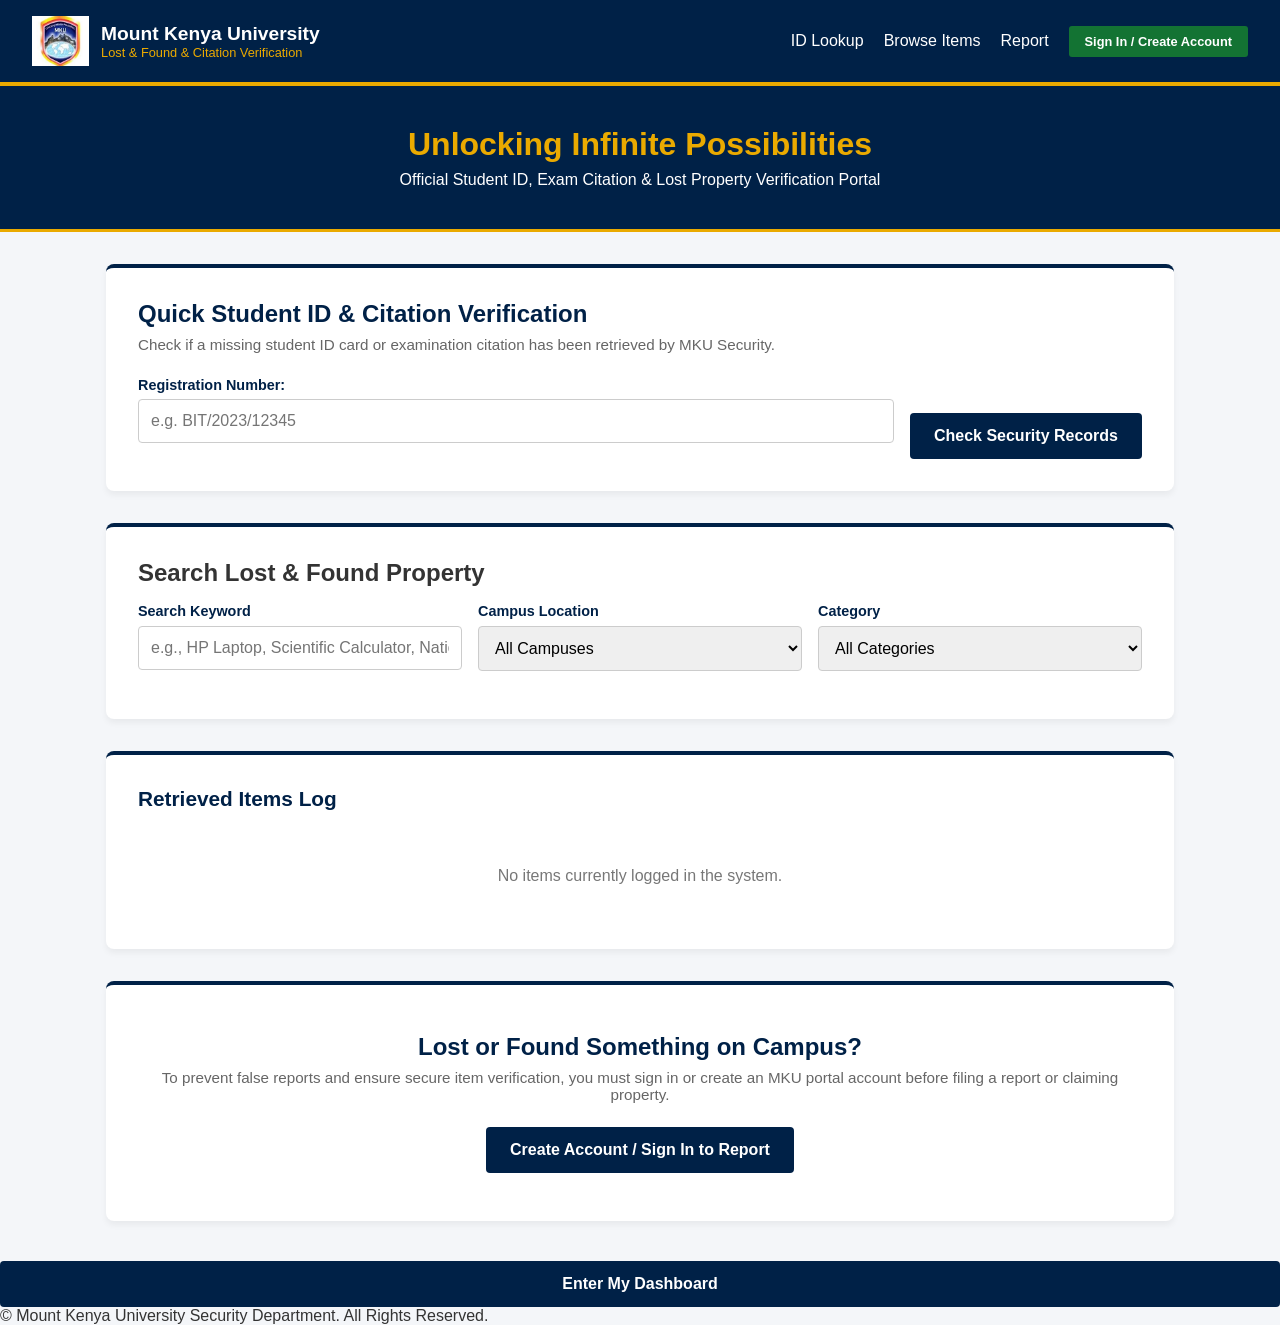
<file: index.html>
<!DOCTYPE html>
<html lang="en">

<head>
    <meta charset="UTF-8">
    <meta name="viewport" content="width=device-width, initial-scale=1.0">
    <title>Mount Kenya University - Lost & Found Portal</title>
    <link rel="stylesheet" href="style.css">
</head>

<body>

    <!-- 1. HEADER / NAVBAR -->
    <header class="navbar">
        <div class="logo-container">
            <img src="assets/logo.png" alt="MKU Logo" class="logo">
            <div class="brand-text">
                <h1>Mount Kenya University</h1>
                <p>Lost & Found & Citation Verification</p>
            </div>
        </div>
        <nav class="nav-right">
            <ul class="nav-links">
                <li><a href="#citation-lookup">ID Lookup</a></li>
                <li><a href="#search-section">Browse Items</a></li>
                <li><a href="#report-section">Report</a></li>
            </ul>
            <!-- Dynamic User Account / Session Display -->
            <div id="user-session-container">
                <button onclick="openAuthModal()" class="btn-sm btn-resolve" style="padding: 0.5rem 1rem;">Sign In / Create Account</button>
            </div>
        </nav>
    </header>

    <!-- 2. HERO BANNER -->
    <section class="hero">
        <div class="hero-content">
            <h2>Unlocking Infinite Possibilities</h2>
            <p>Official Student ID, Exam Citation & Lost Property Verification Portal</p>
        </div>
    </section>

    <!-- 3. MAIN CONTENT CONTAINER -->
    <main class="container">

        <!-- BLOCK A: Quick Student ID & Exam Citation Lookup -->
        <section id="citation-lookup" class="card-section">
            <div class="card-header">
                <h2>Quick Student ID & Citation Verification</h2>
                <p>Check if a missing student ID card or examination citation has been retrieved by MKU Security.</p>
            </div>

            <form id="lookup-form" class="inline-form">
                <div class="form-group">
                    <label for="reg-number">Registration Number:</label>
                    <input type="text" id="reg-number" placeholder="e.g. BIT/2023/12345" required>
                </div>
                <button type="submit" class="btn btn-primary">Check Security Records</button>
            </form>

            <!-- Results area where JS will render output -->
            <div id="lookup-result" class="result-box hidden"></div>
        </section>

        <!-- BLOCK B: Search & Filters -->
        <section id="search-section" class="card-section">
            <h2>Search Lost & Found Property</h2>
            <div class="filters-grid">
                <!-- Keyword Input -->
                <div class="form-group">
                    <label for="search-input">Search Keyword</label>
                    <input type="text" id="search-input" placeholder="e.g., HP Laptop, Scientific Calculator, National ID...">
                </div>

                <!-- Campus Location Filter -->
                <div class="form-group">
                    <label for="campus-filter">Campus Location</label>
                    <select id="campus-filter">
                        <option value="all">All Campuses</option>
                        <option value="Thika Main Campus">Thika Main Campus</option>
                        <option value="Nairobi Campus">Nairobi Campus</option>
                        <option value="Parklands Law Campus">Parklands Law Campus</option>
                        <option value="Nakuru Campus">Nakuru Campus</option>
                        <option value="Eldoret Campus">Eldoret Campus</option>
                    </select>
                </div>

                <!-- Category Filter -->
                <div class="form-group">
                    <label for="category-filter">Category</label>
                    <select id="category-filter">
                        <option value="all">All Categories</option>
                        <option value="Student ID / Citation">Student ID / Citation</option>
                        <option value="Electronics">Electronics</option>
                        <option value="Documents">Documents & Keys</option>
                        <option value="Personal Items">Personal Items / Bags</option>
                    </select>
                </div>
            </div>
        </section>

        <!-- BLOCK C: Items Results Grid -->
        <section class="items-section">
            <h3>Retrieved Items Log</h3>
            <div id="items-grid" class="items-grid">
                <!-- Dynamic cards loaded via app.js will go here -->
            </div>
        </section>

        <!-- BLOCK D: Account-Gated Reporting Prompt -->
        <section id="report-section" class="card-section" style="text-align: center; padding: 3rem 2rem;">
            <div class="card-header">
                <h2>Lost or Found Something on Campus?</h2>
                <p>To prevent false reports and ensure secure item verification, you must sign in or create an MKU portal account before filing a report or claiming property.</p>
            </div>
            <div style="display: flex; gap: 1rem; justify-content: center; margin-top: 1.5rem;">
                <button onclick="openAuthModal()" class="btn btn-primary">Create Account / Sign In to Report</button>
            </div>
        </section>

    </main>

    <!-- 4. AUTHENTICATION / ACCOUNT CREATION MODAL -->
    <div id="auth-modal" class="modal hidden">
        <div class="modal-content">
            <span class="close-btn" onclick="closeAuthModal()">&times;</span>
            <h3 style="color: var(--mku-navy); margin-bottom: 0.5rem;">MKU Portal Sign In / Register</h3>
            <p style="font-size: 0.85rem; color: #666; margin-bottom: 1rem;">Select your role to access your dedicated campus dashboard.</p>

            <form id="auth-form">
                <div class="form-group">
                    <label for="auth-name">Full Name:</label>
                    <input type="text" id="auth-name" placeholder="e.g. Caroline Kalunde" required>
                </div>

                <div class="form-group">
                    <label for="auth-id">Registration No. / Staff ID:</label>
                    <input type="text" id="auth-id" placeholder="e.g. BIT/2024/52267" required>
                </div>

                <div class="form-group">
                    <label for="auth-role">Select Dashboard Role:</label>
                    <select id="auth-role" required>
                        <option value="STUDENT">👤 Student Dashboard</option>
                        <option value="STAFF">🏫 University Staff Dashboard</option>
                        <option value="OFFICER">🔍 Lost & Found Officer Dashboard</option>
                        <option value="ADMIN">🛡️ System Administrator Dashboard</option>
                    </select>
                </div>

                <button type="submit" class="btn btn-primary" style="width: 100%; margin-top: 0.5rem;">Sign In & Open Dashboard</button>
            </form>
        </div>
    </div>

    <button type="submit" class="btn btn-primary" style="width: 100%; margin-top: 0.5rem;">Enter My Dashboard</button>
    </form>
    </div>
    </div>

    <!-- 5. FOOTER -->
    <footer>
        <p>&copy; Mount Kenya University Security Department. All Rights Reserved.</p>
    </footer>

    <script src="app.js"></script>
</body>

</html>
</file>
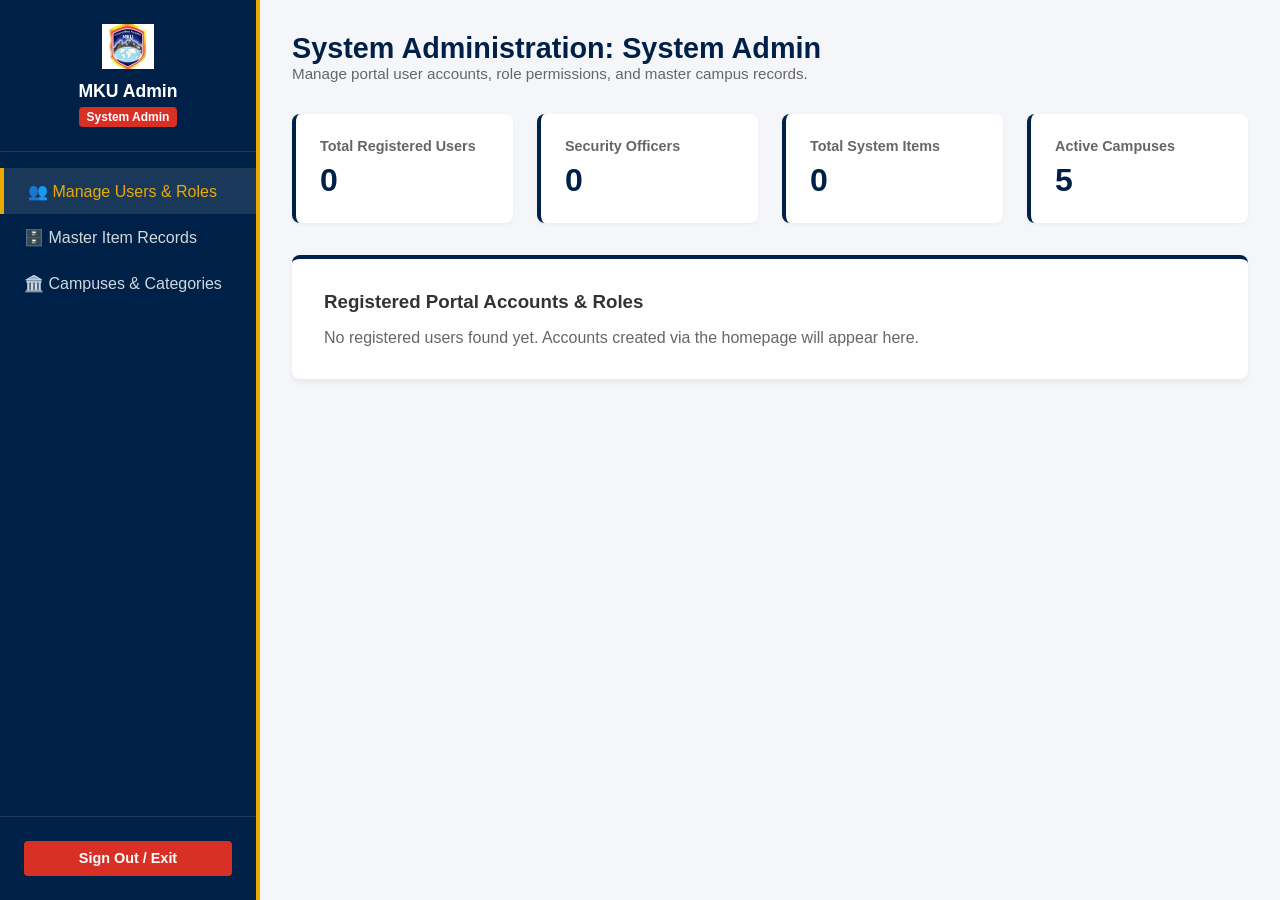
<file: admin-dashboard.html>
<!DOCTYPE html>
<html lang="en">

<head>
    <meta charset="UTF-8">
    <meta name="viewport" content="width=device-width, initial-scale=1.0">
    <title>System Admin Dashboard - MKU Lost & Found Portal</title>
    <link rel="stylesheet" href="style.css">
    <link rel="stylesheet" href="dashboard.css">
</head>

<body>

    <div class="dashboard-container">
        <!-- 1. SIDEBAR NAVIGATION -->
        <aside class="sidebar">
            <div class="sidebar-brand">
                <img src="assets/logo.png" alt="MKU Logo" class="sidebar-logo">
                <h3>MKU Admin</h3>
                <span class="role-tag" style="background-color: #d93025; color: white;">System Admin</span>
            </div>

            <ul class="sidebar-menu">
                <li><a href="#" class="active" onclick="switchAdminTab('users')">👥 Manage Users & Roles</a></li>
                <li><a href="#" onclick="switchAdminTab('records')">🗄️ Master Item Records</a></li>
                <li><a href="#" onclick="switchAdminTab('campuses')">🏛️ Campuses & Categories</a></li>
            </ul>

            <div class="sidebar-footer">
                <a href="index.html" class="btn-logout">Sign Out / Exit</a>
            </div>
        </aside>

        <!-- 2. MAIN DASHBOARD CONTENT AREA -->
        <main class="dashboard-main">
            <!-- Top Header Bar -->
            <header class="dash-header">
                <h2>System Administration: <span id="admin-name-display">Administrator</span></h2>
                <p>Manage portal user accounts, role permissions, and master campus records.</p>
            </header>

            <!-- METRIC CARDS -->
            <div class="metrics-grid">
                <div class="metric-card">
                    <h4>Total Registered Users</h4>
                    <p class="metric-number" id="admin-count-users">0</p>
                </div>
                <div class="metric-card">
                    <h4>Security Officers</h4>
                    <p class="metric-number" id="admin-count-officers">0</p>
                </div>
                <div class="metric-card">
                    <h4>Total System Items</h4>
                    <p class="metric-number" id="admin-count-items">0</p>
                </div>
                <div class="metric-card">
                    <h4>Active Campuses</h4>
                    <p class="metric-number">5</p>
                </div>
            </div>

            <!-- DYNAMIC CONTENT AREA -->
            <section class="card-section" style="margin-top: 2rem;">
                <h3 id="admin-section-title">Registered Portal Accounts</h3>
                <div id="admin-content-area" style="margin-top: 1rem; overflow-x: auto;">
                    <!-- Dynamically injected tables/lists will appear here -->
                </div>
            </section>
        </main>
    </div>

    <script src="admin-dashboard.js"></script>
</body>

</html>
</file>
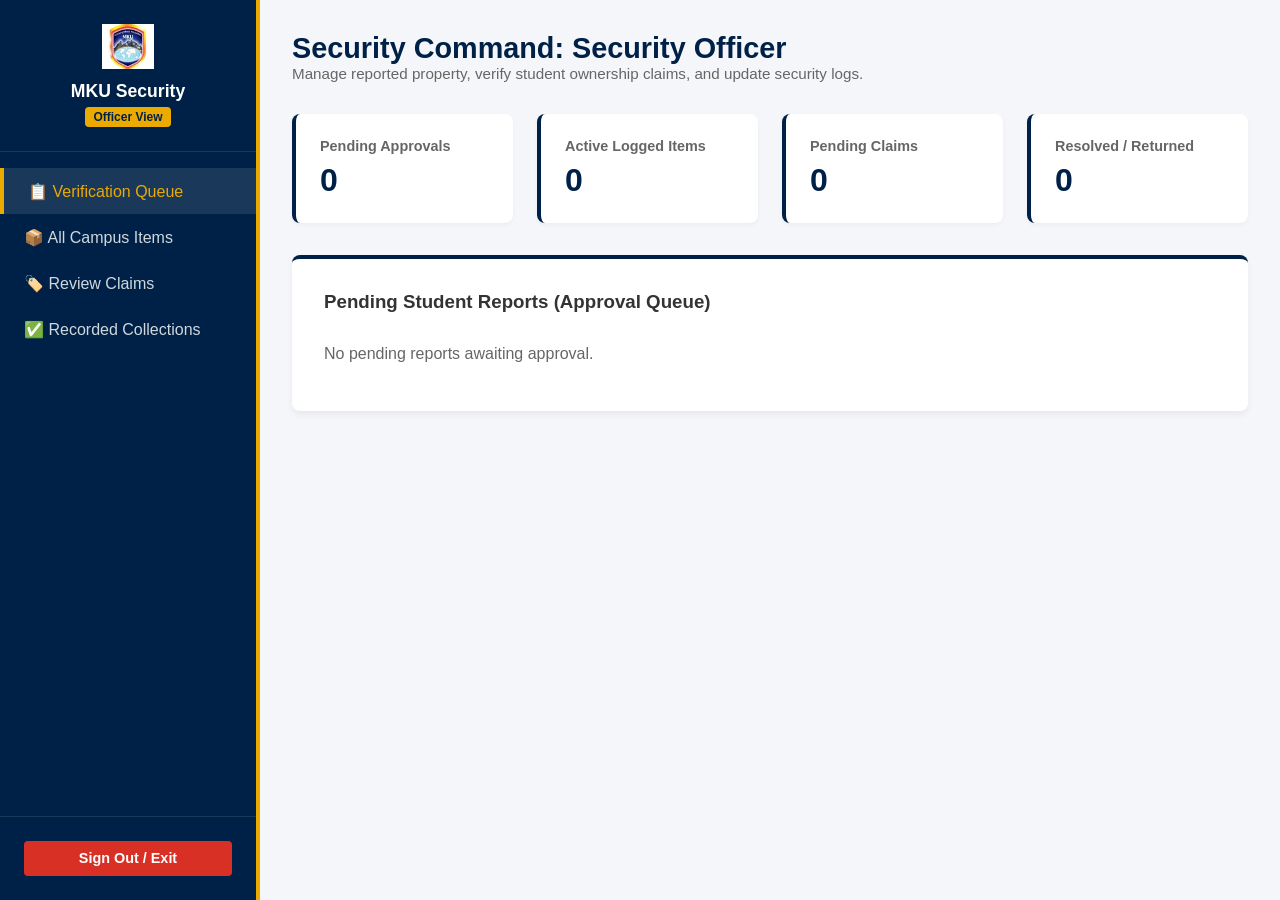
<file: officer-dashboard.html>
<!DOCTYPE html>
<html lang="en">

<head>
    <meta charset="UTF-8">
    <meta name="viewport" content="width=device-width, initial-scale=1.0">
    <title>Officer Dashboard - MKU Lost & Found Portal</title>
    <link rel="stylesheet" href="style.css">
    <link rel="stylesheet" href="dashboard.css">
</head>

<body>

    <div class="dashboard-container">
        <!-- 1. SIDEBAR NAVIGATION -->
        <aside class="sidebar">
            <div class="sidebar-brand">
                <img src="assets/logo.png" alt="MKU Logo" class="sidebar-logo">
                <h3>MKU Security</h3>
                <span class="role-tag" style="background-color: var(--mku-gold); color: var(--mku-navy);">Officer View</span>
            </div>

            <ul class="sidebar-menu">
                <li><a href="#" class="active" onclick="switchOfficerTab('queue')">📋 Verification Queue</a></li>
                <li><a href="#" onclick="switchOfficerTab('all-items')">📦 All Campus Items</a></li>
                <li><a href="#" onclick="switchOfficerTab('claims')">🏷️ Review Claims</a></li>
                <li><a href="#" onclick="switchOfficerTab('collections')">✅ Recorded Collections</a></li>
            </ul>

            <div class="sidebar-footer">
                <a href="index.html" class="btn-logout">Sign Out / Exit</a>
            </div>
        </aside>

        <!-- 2. MAIN DASHBOARD CONTENT AREA -->
        <main class="dashboard-main">
            <!-- Top Header Bar -->
            <header class="dash-header">
                <h2>Security Command: <span id="officer-name-display">Officer</span></h2>
                <p>Manage reported property, verify student ownership claims, and update security logs.</p>
            </header>

            <!-- METRIC CARDS -->
            <div class="metrics-grid">
                <div class="metric-card">
                    <h4>Pending Approvals</h4>
                    <p class="metric-number" id="count-pending">0</p>
                </div>
                <div class="metric-card">
                    <h4>Active Logged Items</h4>
                    <p class="metric-number" id="count-active">0</p>
                </div>
                <div class="metric-card">
                    <h4>Pending Claims</h4>
                    <p class="metric-number" id="count-officer-claims">0</p>
                </div>
                <div class="metric-card">
                    <h4>Resolved / Returned</h4>
                    <p class="metric-number" id="count-resolved">0</p>
                </div>
            </div>

            <!-- DYNAMIC CONTENT AREA -->
            <section class="card-section" style="margin-top: 2rem;">
                <h3 id="section-title">Pending Student Reports (Approval Queue)</h3>
                <div id="officer-content-area" style="margin-top: 1rem;">
                    <!-- Dynamically injected tables/cards will appear here -->
                </div>
            </section>
        </main>
    </div>

    <script src="officer-dashboard.js"></script>
</body>

</html>
</file>
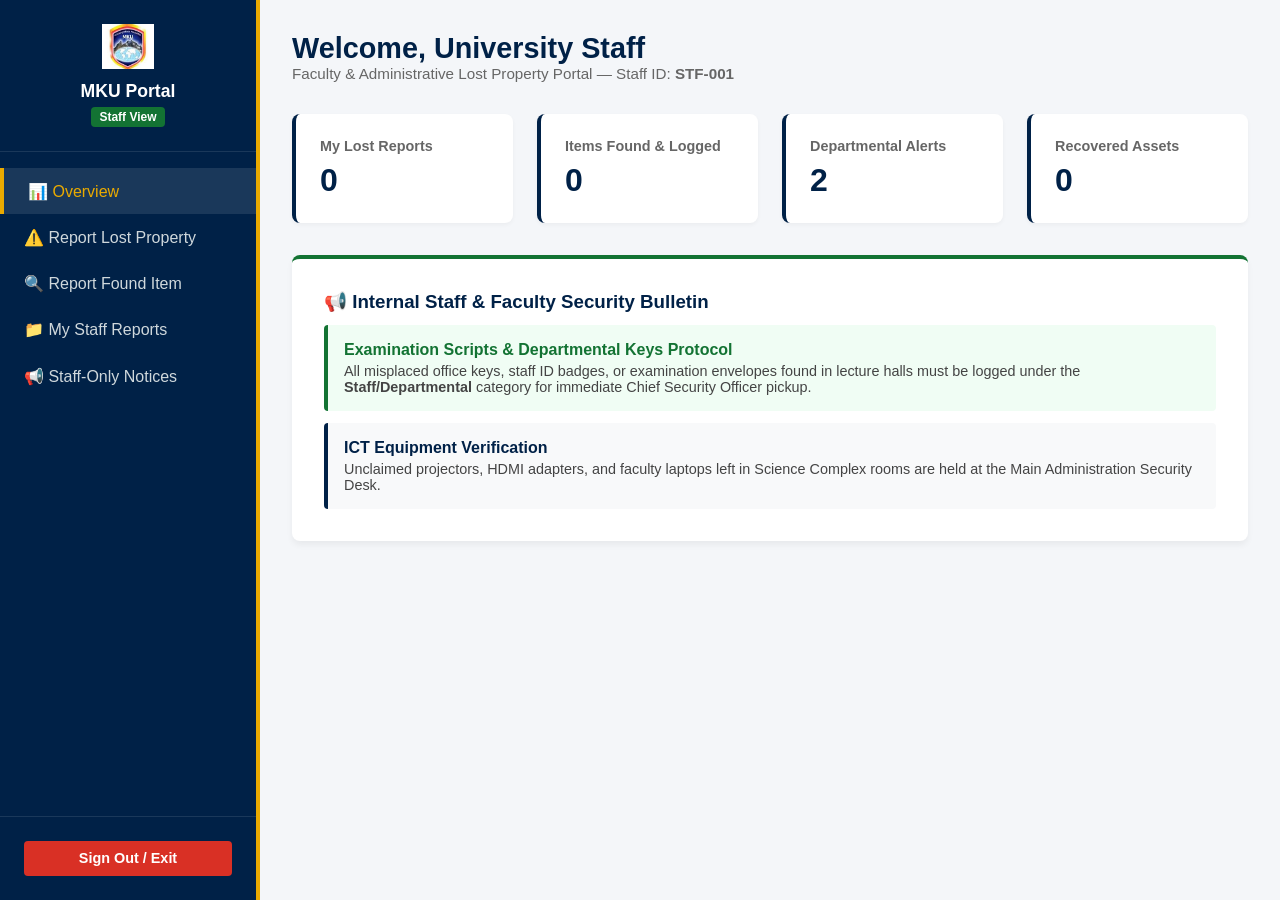
<file: staff-dashboard.html>
<!DOCTYPE html>
<html lang="en">

<head>
    <meta charset="UTF-8">
    <meta name="viewport" content="width=device-width, initial-scale=1.0">
    <title>Staff Dashboard - MKU Lost & Found Portal</title>
    <link rel="stylesheet" href="style.css">
    <link rel="stylesheet" href="dashboard.css">
</head>

<body>

    <div class="dashboard-container">
        <!-- 1. SIDEBAR NAVIGATION -->
        <aside class="sidebar">
            <div class="sidebar-brand">
                <img src="assets/logo.png" alt="MKU Logo" class="sidebar-logo">
                <h3>MKU Portal</h3>
                <span class="role-tag" style="background-color: #137333; color: white;">Staff View</span>
            </div>

            <ul class="sidebar-menu">
                <li><a href="#" class="active" onclick="switchStaffTab('overview')">📊 Overview</a></li>
                <li><a href="#" onclick="switchStaffTab('report-lost')">⚠️ Report Lost Property</a></li>
                <li><a href="#" onclick="switchStaffTab('report-found')">🔍 Report Found Item</a></li>
                <li><a href="#" onclick="switchStaffTab('my-reports')">📁 My Staff Reports</a></li>
                <li><a href="#" onclick="switchStaffTab('staff-notices')">📢 Staff-Only Notices</a></li>
            </ul>

            <div class="sidebar-footer">
                <a href="index.html" class="btn-logout">Sign Out / Exit</a>
            </div>
        </aside>

        <!-- 2. MAIN DASHBOARD CONTENT AREA -->
        <main class="dashboard-main">
            <!-- Top Header Bar -->
            <header class="dash-header">
                <h2>Welcome, <span id="staff-name-display">Staff Member</span></h2>
                <p>Faculty & Administrative Lost Property Portal — Staff ID: <strong id="staff-id-display">STF</strong></p>
            </header>

            <!-- TAB 1: OVERVIEW & METRIC CARDS -->
            <section id="tab-overview" class="dashboard-tab">
                <div class="metrics-grid">
                    <div class="metric-card">
                        <h4>My Lost Reports</h4>
                        <p class="metric-number" id="staff-count-lost">0</p>
                    </div>
                    <div class="metric-card">
                        <h4>Items Found & Logged</h4>
                        <p class="metric-number" id="staff-count-found">0</p>
                    </div>
                    <div class="metric-card">
                        <h4>Departmental Alerts</h4>
                        <p class="metric-number">2</p>
                    </div>
                    <div class="metric-card">
                        <h4>Recovered Assets</h4>
                        <p class="metric-number" id="staff-count-recovered">0</p>
                    </div>
                </div>

                <!-- Staff-Only Bulletin (Hidden from Student Dashboard) -->
                <div class="card-section" style="margin-top: 2rem; border-top: 4px solid #137333;">
                    <h3 style="color: var(--mku-navy); margin-bottom: 0.75rem;">📢 Internal Staff & Faculty Security Bulletin</h3>
                    <div style="background: #f0fdf4; border-left: 4px solid #137333; padding: 1rem; border-radius: 4px; margin-bottom: 0.75rem;">
                        <p style="font-weight: 600; color: #137333;">Examination Scripts & Departmental Keys Protocol</p>
                        <p style="font-size: 0.9rem; color: #444; margin-top: 0.25rem;">All misplaced office keys, staff ID badges, or examination envelopes found in lecture halls must be logged under the <strong>Staff/Departmental</strong> category for immediate Chief Security Officer pickup.</p>
                    </div>
                    <div style="background: #f8f9fa; border-left: 4px solid var(--mku-navy); padding: 1rem; border-radius: 4px;">
                        <p style="font-weight: 600; color: var(--mku-navy);">ICT Equipment Verification</p>
                        <p style="font-size: 0.9rem; color: #444; margin-top: 0.25rem;">Unclaimed projectors, HDMI adapters, and faculty laptops left in Science Complex rooms are held at the Main Administration Security Desk.</p>
                    </div>
                </div>
            </section>

            <!-- Dynamic Content Area for Forms & Lists -->
            <div id="staff-content-area"></div>
        </main>
    </div>

    <script src="staff-dashboard.js"></script>
</body>

</html>
</file>
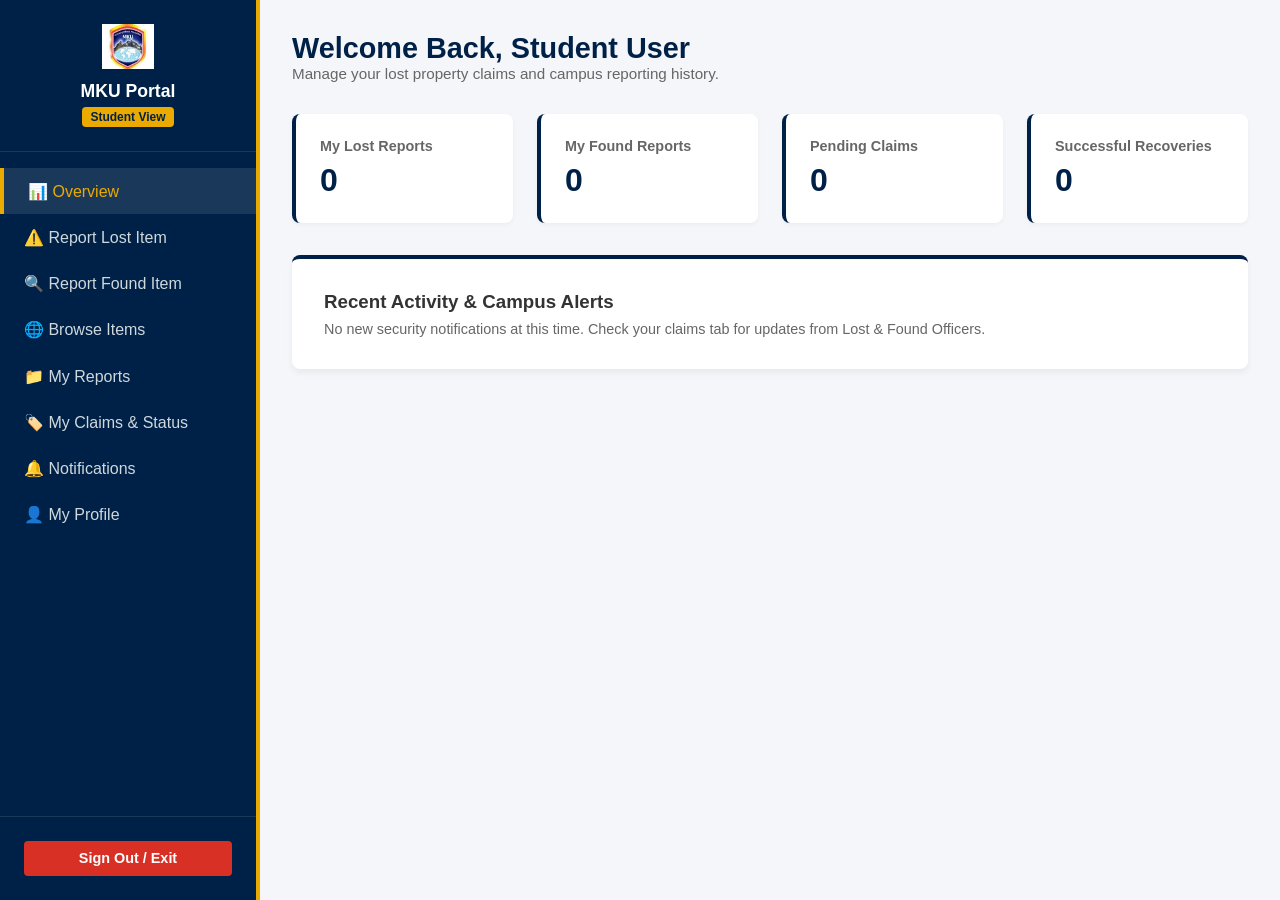
<file: student-dashboard.html>
<!DOCTYPE html>
<html lang="en">

<head>
    <meta charset="UTF-8">
    <meta name="viewport" content="width=device-width, initial-scale=1.0">
    <title>Student Dashboard - MKU Lost & Found Portal</title>
    <link rel="stylesheet" href="style.css">
    <link rel="stylesheet" href="dashboard.css">
</head>

<body>

    <div class="dashboard-container">
        <!-- 1. SIDEBAR NAVIGATION -->
        <aside class="sidebar">
            <div class="sidebar-brand">
                <img src="assets/logo.png" alt="MKU Logo" class="sidebar-logo">
                <h3>MKU Portal</h3>
                <span class="role-tag">Student View</span>
            </div>

            <ul class="sidebar-menu">
                <li><a href="#" class="active" onclick="switchTab('overview')">📊 Overview</a></li>
                <li><a href="#" onclick="switchTab('report-lost')">⚠️ Report Lost Item</a></li>
                <li><a href="#" onclick="switchTab('report-found')">🔍 Report Found Item</a></li>
                <li><a href="#" onclick="switchTab('browse')">🌐 Browse Items</a></li>
                <li><a href="#" onclick="switchTab('my-reports')">📁 My Reports</a></li>
                <li><a href="#" onclick="switchTab('my-claims')">🏷️ My Claims & Status</a></li>
                <li><a href="#" onclick="switchTab('notifications')">🔔 Notifications</a></li>
                <li><a href="#" onclick="switchTab('profile')">👤 My Profile</a></li>
            </ul>

            <div class="sidebar-footer">
                <a href="index.html" class="btn-logout">Sign Out / Exit</a>
            </div>
        </aside>

        <!-- 2. MAIN DASHBOARD CONTENT AREA -->
        <main class="dashboard-main">
            <!-- Top Header Bar -->
            <header class="dash-header">
                <h2>Welcome Back, <span id="student-name-display">Student</span></h2>
                <p>Manage your lost property claims and campus reporting history.</p>
            </header>

            <!-- TAB 1: OVERVIEW & METRIC CARDS -->
            <section id="tab-overview" class="dashboard-tab">
                <div class="metrics-grid">
                    <div class="metric-card">
                        <h4>My Lost Reports</h4>
                        <p class="metric-number" id="count-lost">0</p>
                    </div>
                    <div class="metric-card">
                        <h4>My Found Reports</h4>
                        <p class="metric-number" id="count-found">0</p>
                    </div>
                    <div class="metric-card">
                        <h4>Pending Claims</h4>
                        <p class="metric-number" id="count-claims">0</p>
                    </div>
                    <div class="metric-card">
                        <h4>Successful Recoveries</h4>
                        <p class="metric-number" id="count-recovered">0</p>
                    </div>
                </div>

                <div class="card-section" style="margin-top: 2rem;">
                    <h3>Recent Activity & Campus Alerts</h3>
                    <p style="color: #666; font-size: 0.9rem; margin-top: 0.5rem;">No new security notifications at this time. Check your claims tab for updates from Lost & Found Officers.</p>
                </div>
            </section>

            <!-- Other tabs can be dynamically toggled here -->
            <div id="tab-content-area"></div>
        </main>
    </div>

    <!-- TAB 2 & 3: REPORT LOST / FOUND ITEM FORMS -->
    <section id="tab-report-form" class="dashboard-tab" style="display: none;">
        <div class="card-section">
            <div class="card-header">
                <h2 id="report-form-title">Submit a Lost or Found Report</h2>
                <p>Provide accurate details to help security officers or fellow students verify ownership.</p>
            </div>

            <form id="student-report-form" class="report-form-grid">
                <div class="form-group">
                    <label for="dash-report-type">Report Type:</label>
                    <select id="dash-report-type" required>
                                <option value="LOST">I Lost an Item</option>
                                <option value="FOUND">I Found an Item</option>
                            </select>
                </div>

                <div class="form-group">
                    <label for="dash-item-title">Item Name / Title:</label>
                    <input type="text" id="dash-item-title" placeholder="e.g. Student ID Card, HP Pavilion Laptop" required>
                </div>

                <div class="form-group">
                    <label for="dash-item-category">Category:</label>
                    <select id="dash-item-category" required>
                                <option value="Student ID / Citation">Student ID / Citation</option>
                                <option value="Electronics">Electronics</option>
                                <option value="Documents">Documents & Keys</option>
                                <option value="Personal Items">Personal Items / Bags</option>
                            </select>
                </div>

                <div class="form-group">
                    <label for="dash-item-reg">Registration Number (If ID/Citation):</label>
                    <input type="text" id="dash-item-reg" placeholder="e.g. BIT/2024/52267">
                </div>

                <div class="form-group">
                    <label for="dash-item-campus">Campus Location:</label>
                    <select id="dash-item-campus" required>
                                <option value="Thika Main Campus">Thika Main Campus</option>
                                <option value="Nairobi Campus">Nairobi Campus</option>
                                <option value="Parklands Law Campus">Parklands Law Campus</option>
                                <option value="Nakuru Campus">Nakuru Campus</option>
                                <option value="Eldoret Campus">Eldoret Campus</option>
                            </select>
                </div>

                <div class="form-group">
                    <label for="dash-item-location">Exact Location Lost/Found:</label>
                    <input type="text" id="dash-item-location" placeholder="e.g. Science Complex Room 104, Library..." required>
                </div>

                <div class="form-group" style="grid-column: 1 / -1;">
                    <label for="dash-item-description">Identifying Details / Description:</label>
                    <textarea id="dash-item-description" rows="3" placeholder="Provide distinct features (color, brand, scratches, sticker marks)..." required style="padding: 0.75rem; border: 1px solid #ccc; border-radius: 4px; font-size: 1rem;"></textarea>
                </div>

                <div style="grid-column: 1 / -1;">
                    <button type="submit" class="btn btn-primary">Submit Report to Security Desk</button>
                </div>
            </form>
        </div>
    </section>
    <script src="dashboard.js"></script>
</body>

</html>
</file>
<file: style.css>
/* Reset default browser styles */

* {
    margin: 0;
    padding: 0;
    box-sizing: border-box;
    font-family: 'Segoe UI', Tahoma, Geneva, Verdana, sans-serif;
}

:root {
    --mku-navy: #002147;
    --mku-gold: #EAAA00;
    --mku-light-bg: #f4f6f9;
    --text-dark: #333333;
}

body {
    background-color: var(--mku-light-bg);
    color: var(--text-dark);
}


/* Navbar */

.navbar {
    background-color: var(--mku-navy);
    color: white;
    display: flex;
    justify-content: space-between;
    align-items: center;
    padding: 1rem 2rem;
    border-bottom: 4px solid var(--mku-gold);
}

.logo-container {
    display: flex;
    align-items: center;
    gap: 12px;
}

.logo {
    height: 50px;
    width: auto;
}

.brand-text h1 {
    font-size: 1.2rem;
    color: #ffffff;
}

.brand-text p {
    font-size: 0.8rem;
    color: var(--mku-gold);
}

.nav-right {
    display: flex;
    align-items: center;
    gap: 20px;
}

.nav-links {
    display: flex;
    list-style: none;
    gap: 20px;
}

.nav-links a {
    color: white;
    text-decoration: none;
    font-weight: 500;
}

.nav-links a:hover {
    color: var(--mku-gold);
}


/* Hero Banner */

.hero {
    background-color: var(--mku-navy);
    color: white;
    text-align: center;
    padding: 2.5rem 1rem;
    border-bottom: 3px solid var(--mku-gold);
}

.hero h2 {
    font-size: 2rem;
    color: var(--mku-gold);
    margin-bottom: 0.5rem;
}


/* Main Container */

.container {
    max-width: 1100px;
    margin: 2rem auto;
    padding: 0 1rem;
}


/* Card Sections & Containers */

.card-section,
.items-section {
    background: white;
    padding: 2rem;
    border-radius: 8px;
    box-shadow: 0 4px 6px rgba(0, 0, 0, 0.05);
    margin-bottom: 2rem;
    border-top: 4px solid var(--mku-navy);
}

.card-header h2 {
    color: var(--mku-navy);
    font-size: 1.5rem;
    margin-bottom: 0.5rem;
}

.card-header p {
    color: #666;
    margin-bottom: 1.5rem;
    font-size: 0.95rem;
}


/* Forms & Inputs */

.inline-form {
    display: flex;
    gap: 1rem;
    align-items: flex-end;
}

.form-group {
    display: flex;
    flex-direction: column;
    flex: 1;
    margin-bottom: 1rem;
}

.form-group label {
    font-weight: 600;
    font-size: 0.9rem;
    margin-bottom: 0.4rem;
    color: var(--mku-navy);
}

.form-group input,
.form-group select {
    padding: 0.75rem;
    border: 1px solid #ccc;
    border-radius: 4px;
    font-size: 1rem;
}

.form-group input:focus,
.form-group select:focus,
textarea:focus {
    outline: none;
    border-color: var(--mku-navy);
    box-shadow: 0 0 0 3px rgba(0, 33, 71, 0.1);
}


/* Buttons */

.btn {
    padding: 0.75rem 1.5rem;
    border: none;
    border-radius: 4px;
    font-size: 1rem;
    font-weight: 600;
    cursor: pointer;
    transition: background 0.2s ease;
}

.btn-primary {
    background-color: var(--mku-navy);
    color: white;
    height: 46px;
}

.btn-primary:hover {
    background-color: #00162e;
}


/* Filters Grid */

.filters-grid {
    display: grid;
    grid-template-columns: repeat(auto-fit, minmax(220px, 1fr));
    gap: 1rem;
    margin-top: 1rem;
}


/* Items Grid & Cards */

.items-section h3 {
    color: var(--mku-navy);
    margin-bottom: 1.5rem;
    font-size: 1.3rem;
}

.items-grid {
    display: grid;
    grid-template-columns: repeat(auto-fill, minmax(280px, 1fr));
    gap: 1.5rem;
}

.item-card {
    background: #fff;
    border: 1px solid #e1e4e8;
    border-radius: 6px;
    padding: 1.25rem;
    box-shadow: 0 2px 4px rgba(0, 0, 0, 0.02);
    display: flex;
    flex-direction: column;
    justify-content: space-between;
}

.item-badge {
    display: inline-block;
    padding: 0.25rem 0.5rem;
    font-size: 0.75rem;
    font-weight: 700;
    text-transform: uppercase;
    border-radius: 4px;
    margin-bottom: 0.75rem;
    width: fit-content;
}

.badge-found {
    background-color: #e6f4ea;
    color: #137333;
}

.badge-claimed {
    background-color: #f1f3f4;
    color: #5f6368;
}

.item-card h4 {
    color: var(--mku-navy);
    font-size: 1.1rem;
    margin-bottom: 0.5rem;
}

.item-card p {
    font-size: 0.9rem;
    color: #555;
    margin-bottom: 0.4rem;
}


/* Utility classes */

.hidden {
    display: none !important;
}

.result-box {
    margin-top: 1rem;
    padding: 1rem;
    border-radius: 4px;
    background-color: #f8f9fa;
    border: 1px solid #dee2e6;
}


/* Report Form Grid Layout */

.report-form-grid {
    display: grid;
    grid-template-columns: repeat(auto-fit, minmax(280px, 1fr));
    gap: 1rem;
}


/* Admin Action Buttons on Cards */

.admin-actions {
    margin-top: 1rem;
    display: flex;
    gap: 0.5rem;
    border-top: 1px solid #eee;
    padding-top: 0.75rem;
}

.btn-sm {
    padding: 0.4rem 0.8rem;
    font-size: 0.8rem;
    border-radius: 3px;
    cursor: pointer;
    border: none;
    font-weight: 600;
}

.btn-resolve {
    background-color: #137333;
    color: white;
}

.btn-delete {
    background-color: #d93025;
    color: white;
}


/* Modal Overlay & Card */

.modal {
    position: fixed;
    top: 0;
    left: 0;
    width: 100%;
    height: 100%;
    background-color: rgba(0, 0, 0, 0.6);
    display: flex;
    justify-content: center;
    align-items: center;
    z-index: 1000;
}

.modal-content {
    background: white;
    padding: 2rem;
    border-radius: 8px;
    width: 100%;
    max-width: 400px;
    box-shadow: 0 4px 15px rgba(0, 0, 0, 0.2);
    position: relative;
    border-top: 5px solid var(--mku-navy);
}

.close-btn {
    position: absolute;
    top: 10px;
    right: 15px;
    font-size: 1.5rem;
    cursor: pointer;
    color: #666;
}

.close-btn:hover {
    color: #000;
}


/* User Badge in Nav */

.user-badge-nav {
    display: flex;
    align-items: center;
    gap: 10px;
    color: white;
    font-size: 0.9rem;
}
</file>
<file: dashboard.css>
/* Dashboard Layout Grid */

.dashboard-container {
    display: flex;
    min-height: 100vh;
    background-color: var(--mku-light-bg);
}


/* Sidebar Styling */

.sidebar {
    width: 260px;
    background-color: var(--mku-navy);
    color: white;
    display: flex;
    flex-direction: column;
    justify-content: space-between;
    border-right: 4px solid var(--mku-gold);
}

.sidebar-brand {
    padding: 1.5rem;
    text-align: center;
    border-bottom: 1px solid rgba(255, 255, 255, 0.1);
}

.sidebar-logo {
    height: 45px;
    margin-bottom: 0.5rem;
}

.sidebar-brand h3 {
    font-size: 1.1rem;
    color: white;
}

.role-tag {
    display: inline-block;
    background-color: var(--mku-gold);
    color: var(--mku-navy);
    font-size: 0.75rem;
    font-weight: 700;
    padding: 0.2rem 0.5rem;
    border-radius: 4px;
    margin-top: 0.3rem;
}

.sidebar-menu {
    list-style: none;
    padding: 1rem 0;
    flex: 1;
}

.sidebar-menu li a {
    display: block;
    padding: 0.85rem 1.5rem;
    color: #cfd8dc;
    text-decoration: none;
    font-weight: 500;
    transition: all 0.2s ease;
}

.sidebar-menu li a:hover,
.sidebar-menu li a.active {
    background-color: rgba(255, 255, 255, 0.1);
    color: var(--mku-gold);
    border-left: 4px solid var(--mku-gold);
}

.sidebar-footer {
    padding: 1.5rem;
    border-top: 1px solid rgba(255, 255, 255, 0.1);
}

.btn-logout {
    display: block;
    text-align: center;
    background-color: #d93025;
    color: white;
    padding: 0.6rem;
    border-radius: 4px;
    text-decoration: none;
    font-weight: 600;
    font-size: 0.9rem;
}

.btn-logout:hover {
    background-color: #b52219;
}


/* Main Content Area */

.dashboard-main {
    flex: 1;
    padding: 2rem;
    overflow-y: auto;
}

.dash-header {
    margin-bottom: 2rem;
}

.dash-header h2 {
    color: var(--mku-navy);
    font-size: 1.8rem;
}

.dash-header p {
    color: #666;
    font-size: 0.95rem;
}


/* Summary Metric Cards */

.metrics-grid {
    display: grid;
    grid-template-columns: repeat(auto-fit, minmax(220px, 1fr));
    gap: 1.5rem;
}

.metric-card {
    background: white;
    padding: 1.5rem;
    border-radius: 8px;
    box-shadow: 0 2px 4px rgba(0, 0, 0, 0.04);
    border-left: 4px solid var(--mku-navy);
}

.metric-card h4 {
    font-size: 0.9rem;
    color: #666;
    margin-bottom: 0.5rem;
}

.metric-number {
    font-size: 2rem;
    font-weight: 700;
    color: var(--mku-navy);
}
</file>
